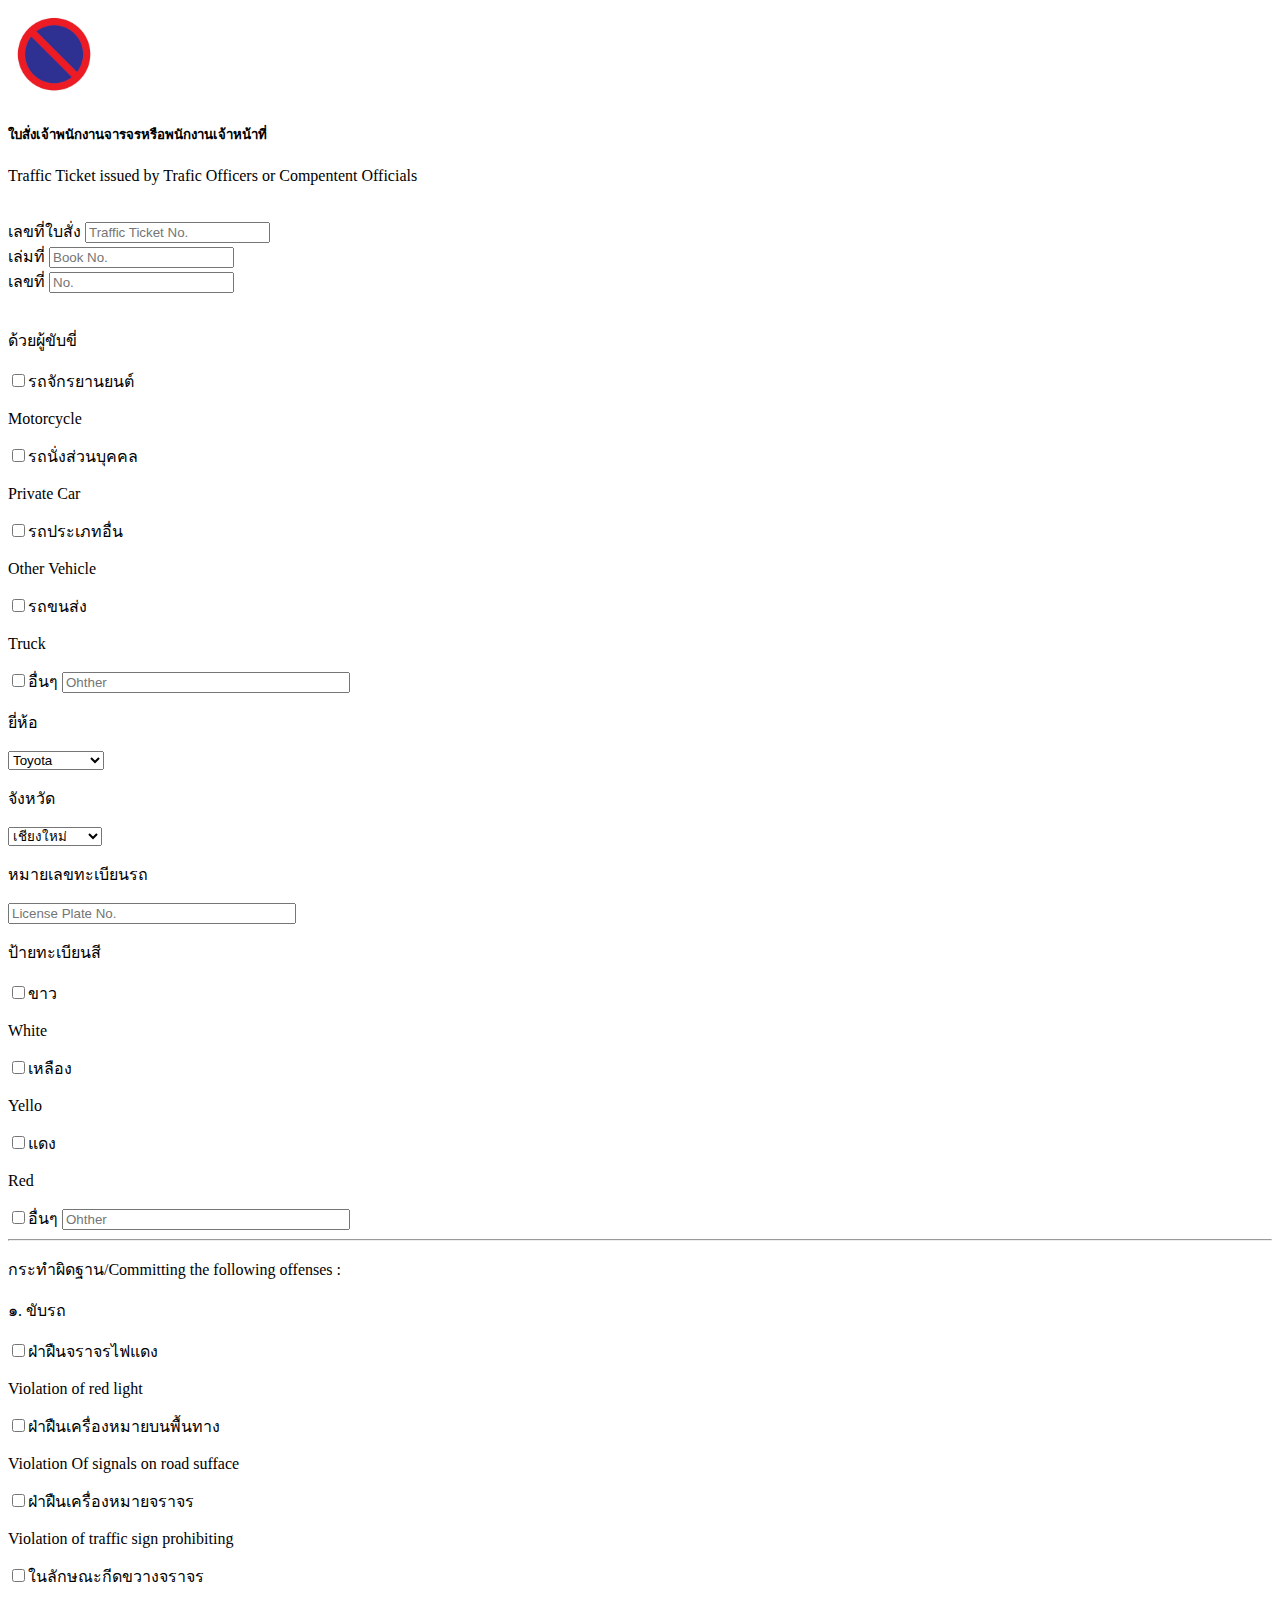
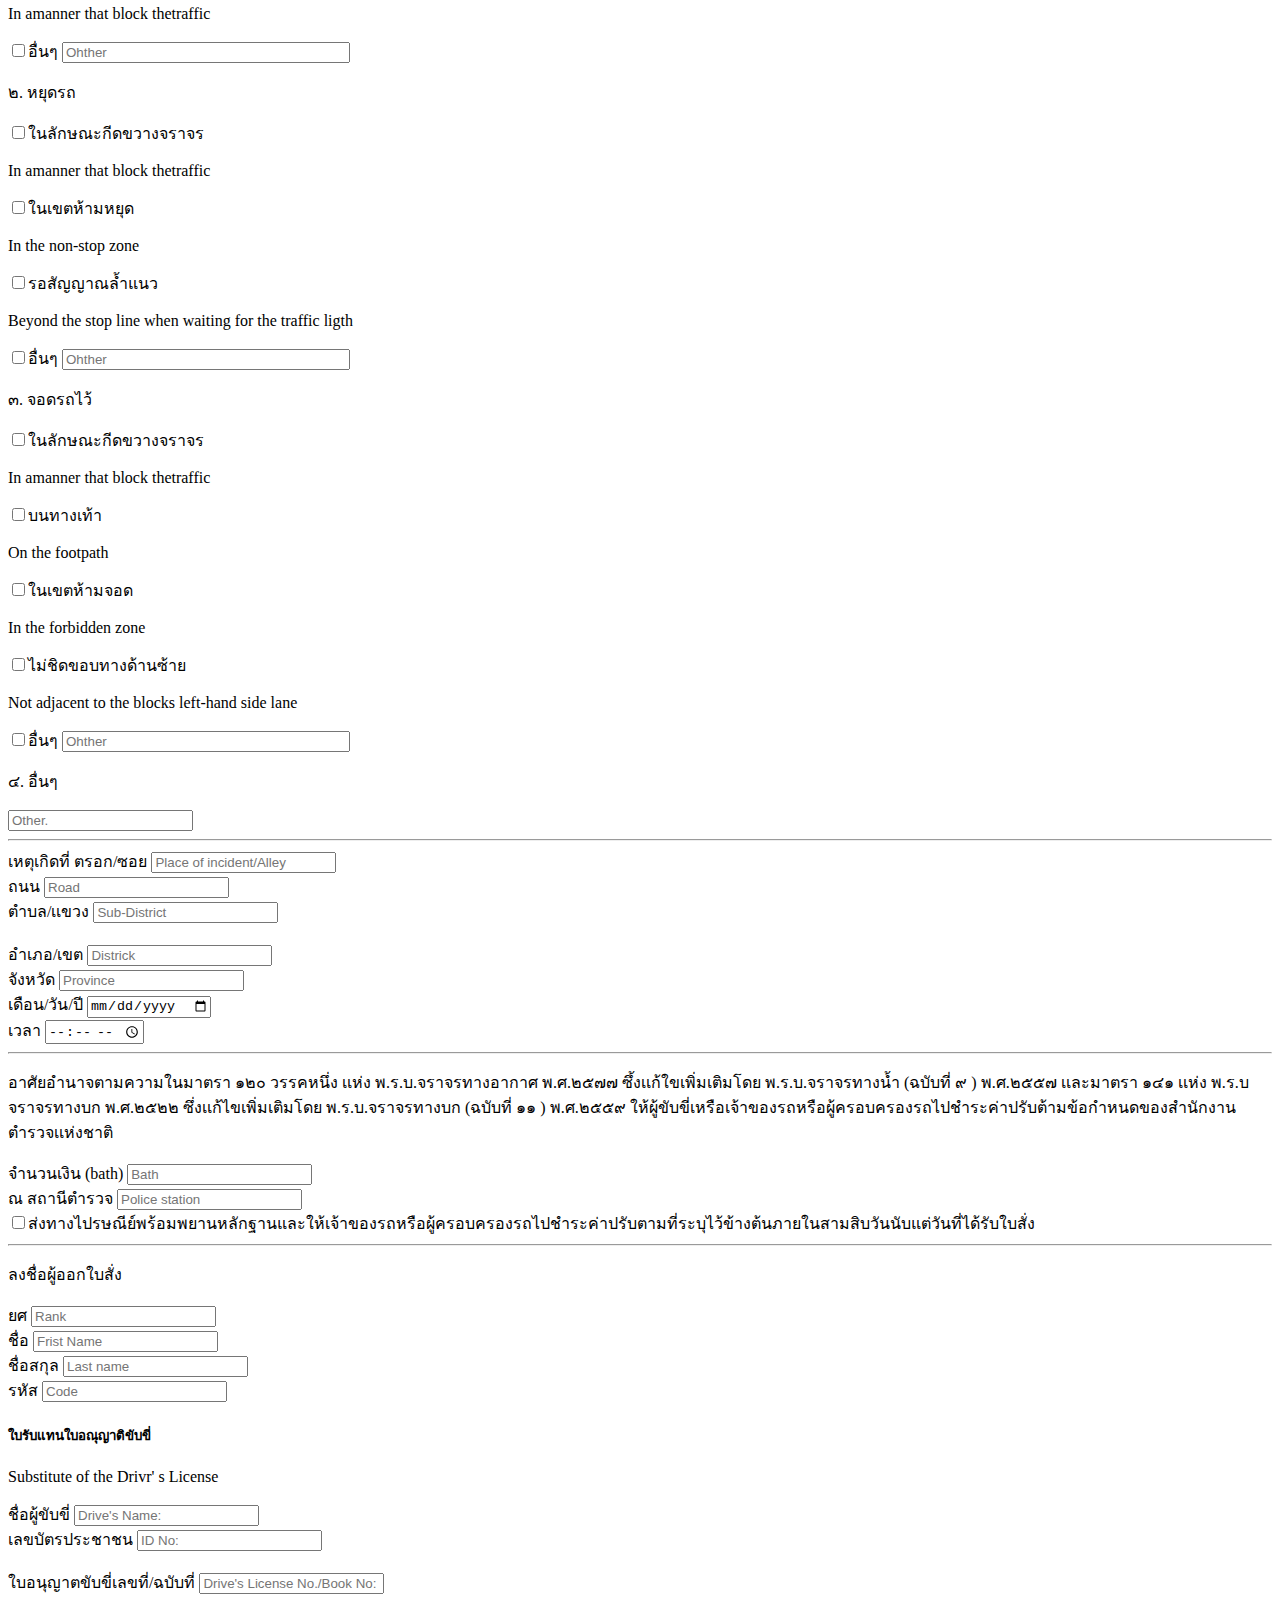
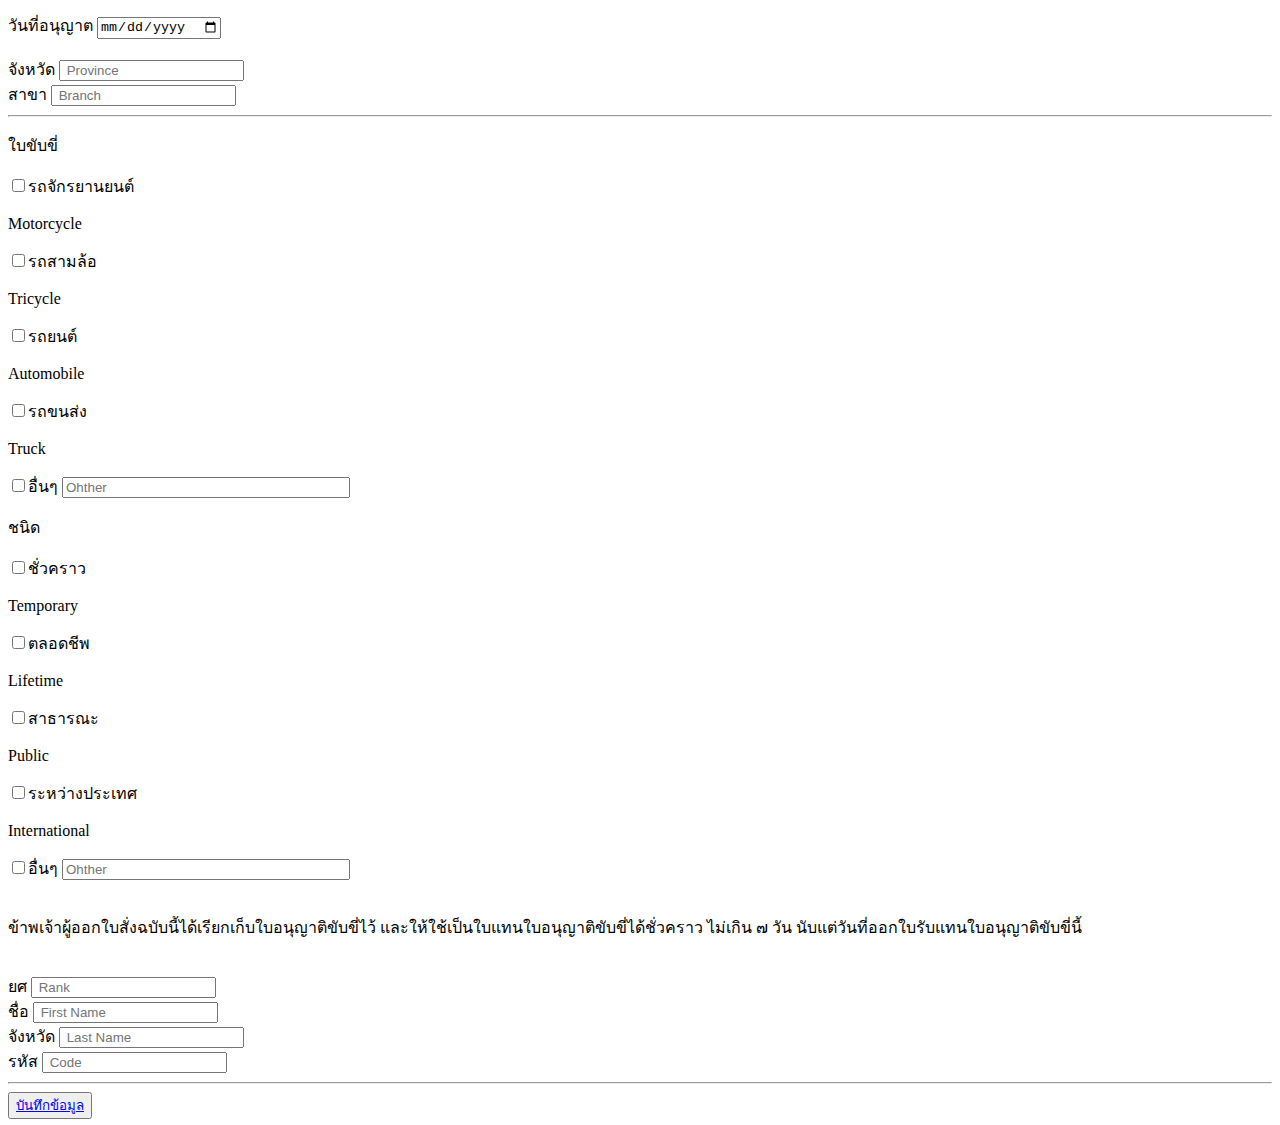
<file: public/index.html>
<!DOCTYPE html>
<html lang="en">

<head>
  <meta charset="UTF-8">
  <meta name="viewport" content="width=device-width, initial-scale=1.0">
  <title>Document</title>
  <link rel="stylesheet" href="https://stackpath.bootstrapcdn.com/bootstrap/4.5.0/css/bootstrap.min.css"
  integrity="sha384-9aIt2nRpC12Uk9gS9baDl411NQApFmC26EwAOH8WgZl5MYYxFfc+NcPb1dKGj7Sk" crossorigin="anonymous">
  <script src="https://code.jquery.com/jquery-3.5.1.slim.min.js"
    integrity="sha384-DfXdz2htPH0lsSSs5nCTpuj/zy4C+OGpamoFVy38MVBnE+IbbVYUew+OrCXaRkfj"
    crossorigin="anonymous"></script>
  <script src="https://cdn.jsdelivr.net/npm/popper.js@1.16.0/dist/umd/popper.min.js"
    integrity="sha384-Q6E9RHvbIyZFJoft+2mJbHaEWldlvI9IOYy5n3zV9zzTtmI3UksdQRVvoxMfooAo"
    crossorigin="anonymous"></script>
  <script src="https://stackpath.bootstrapcdn.com/bootstrap/4.5.0/js/bootstrap.min.js"
    integrity="sha384-OgVRvuATP1z7JjHLkuOU7Xw704+h835Lr+6QL9UvYjZE3Ipu6Tp75j7Bh/kR0JKI"
    crossorigin="anonymous"></script>
</head>
<style>
  .logo {
    text-align: center;
    width: 90px;
  }

  #carno {
    width: 280px;
  }

  #other {
    width: 380px;
  }
</style>

<body>

  <div class="container">

    <div class="text-center mt-5">
      <img src="img/0038056.jpeg" alt="" class="logo"> <br>
      <h5>ใบสั่งเจ้าพนักงานจารจรหรือพนักงานเจ้าหน้าที่</h5>
      <p>Traffic Ticket issued by Trafic Officers or Compentent Officials</p>
    </div>

    <br>

    <div class="row">
      <div class="col-2">
        <label for="ticket">เลขที่ใบสั่ง</label>
        <input type="text" class="form-control" id="ticket" placeholder="Traffic Ticket No.">
      </div>

    </div>

    <div class="row">
      <div class="col-2">
        <label for="book">เล่มที่</label>
        <input type="text" class="form-control" id="book" placeholder="Book No.">
      </div>

      <div class="col-sm-1 ">
        <label for="no">เลขที่</label>
        <input type="number" class="form-control" id="no" placeholder="No.">
      </div>

    </div>

    <br>

    <div class="row">
      <div class="col-2">
        <p>ด้วยผู้ขับขี่</p>

      </div>

      <div class="col-2">
        <input type="checkbox">รถจักรยานยนต์
        <p class="ml-3">Motorcycle</p>
      </div>

      <div class="col-2">
        <input type="checkbox">รถนั่งส่วนบุคคล
        <p class="ml-3">Private Car</p>
      </div>

      <div class="col-2">
        <input type="checkbox">รถประเภทอื่น
        <p class="ml-3">Other Vehicle</p>
      </div>

      <div class="col-2">
        <input type="checkbox">รถขนส่ง
        <p class="ml-3">Truck</p>
      </div>

      <div class="col-2">
        <input type="checkbox">อื่นๆ
        <input type="text" class="form-control" id="carno" placeholder="Ohther">
      </div>

    </div>

    <div class="row">
      <div class="col-6 text-left">
        <p>ยี่ห้อ</p>
        <select name="Marque" id="Marque" class="form-control" required="">
          <option value="Toyota">Toyota</option>
          <option value="Benz">Benz</option>
          <option value="Lumborghini">Lumborghini</option>
          <option value="Audi">Audi</option>
          <option value="BMW">BWM</option>
          <option value="Isusu">Isusu</option>
          <option value="MG">Mg</option>
          <option value="Ford">Ford</option>
        </select>
      </div>

      <div class="col-6 text-left">
        <p>จังหวัด</p>
        <select name="province" id="province" class="form-control" required="">
          <option value="เชียงใหม่">เชียงใหม่</option>
          <option value="เชียงราย">เชียงราย</option>
          <option value="แม่ฮ่องสอน">แม่ฮ่องสอน</option>
          <option value="ลำพูน">ลำพูน</option>
          <option value="ลำพูน">ลำปาง</option>
          <option value="อุตรดิตถ์">อุตรดิตถ์</option>
          <option value="พะเยา">พะเยา</option>
          <option value="กาฬสินธุ์">กาฬสินธุ์</option>
          <option value="ขอนแก่น">ขอนแก่น</option>
          <option value="ชัยภูมิ">ชัยภูมิ</option>
          <option value="นครพนม">นครพนม</option>
          <option value="นครราชสีมา">นครราชสีมา</option>
          <option value="บึงกาฬ">บึงกาฬ</option>
          <option value="บุรีรัมย์">บุรีรัมย์</option>
          
          
        </select>
      </div>

    </div>

    <div class="mt-3">
      <p>หมายเลขทะเบียนรถ</p>
      <input type="text" class="form-control" id="carno" placeholder="License Plate No.">
    </div>
    <!--
        <div class="row">
            <div class="col-6 text-left">
                <p>ยี่ห้อ</p>
                <p>Marque : ...................................................................................................................................................................
                </p>
            </div>

            <div class="col-6 text-left">
                <input type="checkbox">กรุงเทพหมานคร
                <p class="ml-3">Bankok</p>
                <input type="checkbox">จังหวัด
                <p class="ml-3">Province.......................................................</p>
            </div> -->


    <div class="row mt-3">
      <div class="col-2">
        <p>ป้ายทะเบียนสี</p>

      </div>

      <div class="col-2">
        <input type="checkbox">ขาว
        <p class="ml-3">White</p>
      </div>

      <div class="col-2">
        <input type="checkbox">เหลือง
        <p class="ml-3">Yello</p>
      </div>

      <div class="col-2">
        <input type="checkbox">แดง
        <p class="ml-3">Red</p>
      </div>

      <div class="col-2">
        <input type="checkbox">อื่นๆ
        <input type="text" class="form-control" id="carno" placeholder="Ohther">
      </div>
    </div>

    <hr>

    <p>กระทำผิดฐาน/Committing the following offenses :</p>

    <div class="row">
      <div class="col-2">
        <p>๑. ขับรถ</p>

      </div>

      <div class="col-2">
        <input type="checkbox">ฝ่าฝืนจราจรไฟแดง
        <p class="ml-3">Violation of red light</p>
      </div>

      <div class="col-2">
        <input type="checkbox">ฝ่าฝืนเครื่องหมายบนพื้นทาง
        <p class="ml-3">Violation Of signals on road sufface</p>
      </div>

      <div class="col-2">
        <input type="checkbox">ฝ่าฝืนเครื่องหมายจราจร
        <p class="ml-3">Violation of traffic sign prohibiting</p>
      </div>

      <div class="col-2">
        <input type="checkbox">ในลักษณะกีดขวางจราจร
        <p class="ml-3">In amanner that block thetraffic
      </div>

      <div class="col-2">
        <input type="checkbox">อื่นๆ
        <input type="text" class="form-control" id="carno" placeholder="Ohther">
      </div>

    </div>

    <div class="row">
      <div class="col-2">
        <p>๒. หยุดรถ</p>

      </div>

      <div class="col-2">
        <input type="checkbox">ในลักษณะกีดขวางจราจร
        <p class="ml-3">In amanner that block thetraffic
      </div>

      <div class="col-2">
        <input type="checkbox">ในเขตห้ามหยุด
        <p class="ml-3">In the non-stop zone</p>
      </div>

      <div class="col-2">
        <input type="checkbox">รอสัญญาณล้ำแนว
        <p class="ml-3">Beyond the stop line when waiting for the traffic ligth</p>
      </div>

      <div class="col-2">
        <input type="checkbox">อื่นๆ
        <input type="text" class="form-control" id="carno" placeholder="Ohther">
      </div>

    </div>

    <div class="row">
      <div class="col-2">
        <p>๓. จอดรถไว้</p>

      </div>

      <div class="col-2">
        <input type="checkbox">ในลักษณะกีดขวางจราจร
        <p class="ml-3">In amanner that block thetraffic
      </div>

      <div class="col-2">
        <input type="checkbox">บนทางเท้า
        <p class="ml-3">On the footpath</p>
      </div>

      <div class="col-2">
        <input type="checkbox">ในเขตห้ามจอด
        <p class="ml-3">In the forbidden zone</p>
      </div>

      <div class="col-2">
        <input type="checkbox">ไม่ชิดขอบทางด้านซ้าย
        <p class="ml-3">Not adjacent to the blocks left-hand side lane</p>
      </div>

      <div class="col-2">
        <input type="checkbox">อื่นๆ
        <input type="text" class="form-control" id="carno" placeholder="Ohther">
      </div>

    </div>

    <div class="mt-3">
      <p>๔. อื่นๆ</p>
      <input type="text" class="form-control" id="Other" placeholder="Other.">
    </div>

    <hr>

    <div class="row">
      <div class="col-md-4 md3">
        <label for="kk">เหตุเกิดที่</label>
        <label for="Alley">ตรอก/ซอย</label>
        <input type="text" class="form-control" placeholder="Place of incident/Alley">
      </div>
      <div class="col-md-4 md3">
        <label for="Road">ถนน</label>
        <input type="text" class="form-control" placeholder="Road">
      </div>
      <div class="col-md-4 md3">
        <label for="District">ตำบล/เเขวง</label>
        <input type="text" class="form-control" placeholder="Sub-District">
      </div>
    </div>

    <br>

    <div class="row">
      <div class="col-md-3 md3">
        <label for="Districk">อำเภอ/เขต</label>
        <input type="text" class="form-control" placeholder="Districk">
      </div>

      <div class="col-md-3 md3">
        <label for="Province">จังหวัด</label>
        <input type="text" class="form-control" placeholder="Province">
      </div>

      <div class="col-md-3 md3">
        <div class="col2-md-8 mb-3">
          <label for="Date">เดือน/วัน/ปี</label>
          <input type="date" id="Date" class="form-control" required="date">
        </div>
      </div>

      <div class="col-md-3 mb3">
        <div class="col2-md-8 mb-3">
          <label for="At">เวลา</label>
          <input type="Time" id="At" class="form-control" required="Time">
        </div>
      </div>

    </div>
    <hr>
    <p>
      อาศัยอำนาจตามความในมาตรา ๑๒๐ วรรคหนึ่ง เเห่ง พ.ร.บ.จราจรทางอากาศ พ.ศ.๒๕๗๗ ซึ้งเเก้ใขเพิ่มเติมโดย พ.ร.บ.จราจรทางน้ำ
      (ฉบับที่ ๙ ) พ.ศ.๒๕๕๗ เเละมาตรา ๑๔๑ เเห่ง พ.ร.บจราจรทางบก พ.ศ.๒๕๒๒ ซึ่งเเก้ไขเพิ่มเติมโดย พ.ร.บ.จราจรทางบก
      (ฉบับที่ ๑๑ ) พ.ศ.๒๕๕๙
      ให้ผู้ขับขี่เหรือเจ้าของรถหรือผู้ครอบครองรถไปชำระค่าปรับต้ามข้อกำหนดของสำนักงานตำรวจเเห่งชาติ
    </p>

    <div class="row">
      <div class="col-md-3 mb-3">
        <label for="bath">จำนวนเงิน (bath)</label>
        <input type="number" class="form-control" placeholder="Bath" required="">
      </div>
      <div class="col-md-9 mb-3">
        <label for="police"> ณ สถานีตำรวจ</label>
        <input type="text" class="form-control" placeholder="Police station" required="">
      </div>
    </div>

    <div class="row nb-2">
      <div class="col-md-12"><input type="checkbox" name="post"
          id="post">ส่งทางไปรษณีย์พร้อมพยานหลักฐานและให้เจ้าของรถหรือผู้ครอบครองรถไปชำระค่าปรับตามที่ระบุไว้ข้างต้นภายในสามสิบวันนับแต่วันที่ได้รับใบสั่ง
      </div>
    </div>

    <hr>

    <p>ลงชื่อผู้ออกใบสั่ง </p>
    <!-- <label for="codename">ลงชื่อผู้ออกใบสั่ง</label> -->
    <div class="row">
      <div class="col-md-3 md-3">
        <label for="Rank">ยศ</label>
        <input type="text" class="form-control" id="Rank" placeholder="Rank" required="">
      </div>

      <div class="col-md-3 md-3">
        <label for="First">ชื่อ</label>
        <input type="text" class="form-control" id="First" placeholder="Frist Name" required="">
      </div>

      <div class="col-md-3 md-3">
        <label for="Last">ชื่อสกุล</label>
        <input type="text" class="form-control" id="Last" placeholder="Last name" required="">
      </div>

      <div class="col-md-3 md-3">
        <label for="code">รหัส</label>
        <input type="number" class="form-control" id="code" placeholder="Code" required="">
      </div>

    </div>

    <div class="text-center mt-5">
      <h5>ใบรับแทนใบอณุญาติขับขี่</h5>
      <p>Substitute of the Drivr' s License </p>
    </div>

    <div class="row">
      <div class="col-md-6 md-3">
        <label for="Name">ชื่อผู้ขับขี่</label>
        <input type="text" class="form-control" id="Name" placeholder="Drive's Name: " required="">
      </div>

      <div class="col-md-6 md-3">
        <label for="ID ">เลขบัตรประชาชน</label>
        <input type="number" class="form-control" id="ID " placeholder="ID No:" required="">
      </div>

    </div>
    <br>
    <div class="row">
      <div class="col-md-6 md-3">
        <label for="Driver">ใบอนุญาตขับขี่เลขที่/ฉบับที่</label>
        <input type="text" class="form-control" id="Driver" placeholder="Drive's License No./Book No: " required="">
      </div>
      <br>
      <div class="col-md-3 mb3">

        <label for="Permission day">วันที่อนุญาต</label>
        <input type="date" id="Permission day" class="form-control" required="Time">

      </div>

    </div>
    <br>
    <div class="row">
      <div class="col-md-4 md-3">
        <label for="province">จังหวัด</label>
        <input type="text" class="form-control" id="province" placeholder=" Province" required="">
      </div>

      <div class="col-md-4 md-3">
        <label for="rach">สาขา</label>
        <input type="text" class="form-control" id="branch" placeholder=" Branch" required="">
      </div>

    </div>

    <hr>

    <div class="row">
      <div class="col-2">
        <p>ใบขับขี่</p>

      </div>

      <div class="col-2">
        <input type="checkbox">รถจักรยานยนต์
        <p class="ml-3">Motorcycle</p>
      </div>

      <div class="col-2">
        <input type="checkbox">รถสามล้อ
        <p class="ml-3">Tricycle</p>
      </div>

      <div class="col-2">
        <input type="checkbox">รถยนต์
        <p class="ml-3">Automobile</p>
      </div>

      <div class="col-2">
        <input type="checkbox">รถขนส่ง
        <p class="ml-3">Truck</p>
      </div>

      <div class="col-2">
        <input type="checkbox">อื่นๆ
        <input type="text" class="form-control" id="carno" placeholder="Ohther">
      </div>
    </div>

    <div class="row">
      <div class="col-2">
        <p>ชนิด</p>
      </div>

      <div class="col-2">
        <input type="checkbox">ชั่วคราว
        <p class="ml-3">Temporary</p>
      </div>

      <div class="col-2">
        <input type="checkbox">ตลอดชีพ
        <p class="ml-3">Lifetime</p>
      </div>

      <div class="col-2">
        <input type="checkbox">สาธารณะ
        <p class="ml-3">Public</p>
      </div>

      <div class="col-2">
        <input type="checkbox">ระหว่างประเทศ
        <p class="ml-3">International</p>
      </div>

      <div class="col-1">
        <input type="checkbox">อื่นๆ
        <input type="text" class="form-control" id="carno" placeholder="Ohther">
      </div>

    </div>

    <br>
    <p>ข้าพเจ้าผู้ออกใบสั่งฉบับนี้ได้เรียกเก็บใบอนุญาติขับขี่ไว้ และให้ใช้เป็นใบแทนใบอนุญาติขับขี่ได้ชั่วคราว ไม่เกิน ๗
      วัน นับแต่วันที่ออกใบรับแทนใบอนุญาติขับขี่นี้
    </p>

    <br>
    <div class="row">
      <div class="col-md-3 md-3">
        <label for="rank">ยศ</label>
        <input type="text" class="form-control" id="rank" placeholder=" Rank" required="">
      </div>

      <div class="col-md-3 md-3">
        <label for="Fname">ชื่อ</label>
        <input type="text" class="form-control" id="Fname" placeholder=" First Name" required="">
      </div>

      <div class="col-md-3 md-3">
        <label for="Lname">จังหวัด</label>
        <input type="text" class="form-control" id="Lname" placeholder=" Last Name" required="">
      </div>

      <div class="col-md-3 md-3">
        <label for="code">รหัส</label>
        <input type="number" class="form-control" id="code" placeholder=" Code" required="">
      </div>

    </div>

    <div>
      <hr class="mb-9">
      <button class="btn btn-primary btn-lg btn-block" type="submit "><a href="./index2.html">บันทึกข้อมูล</button></a>
    </div>




  </div>

</body>

</html>

</html>

</html>

</html>
</file>
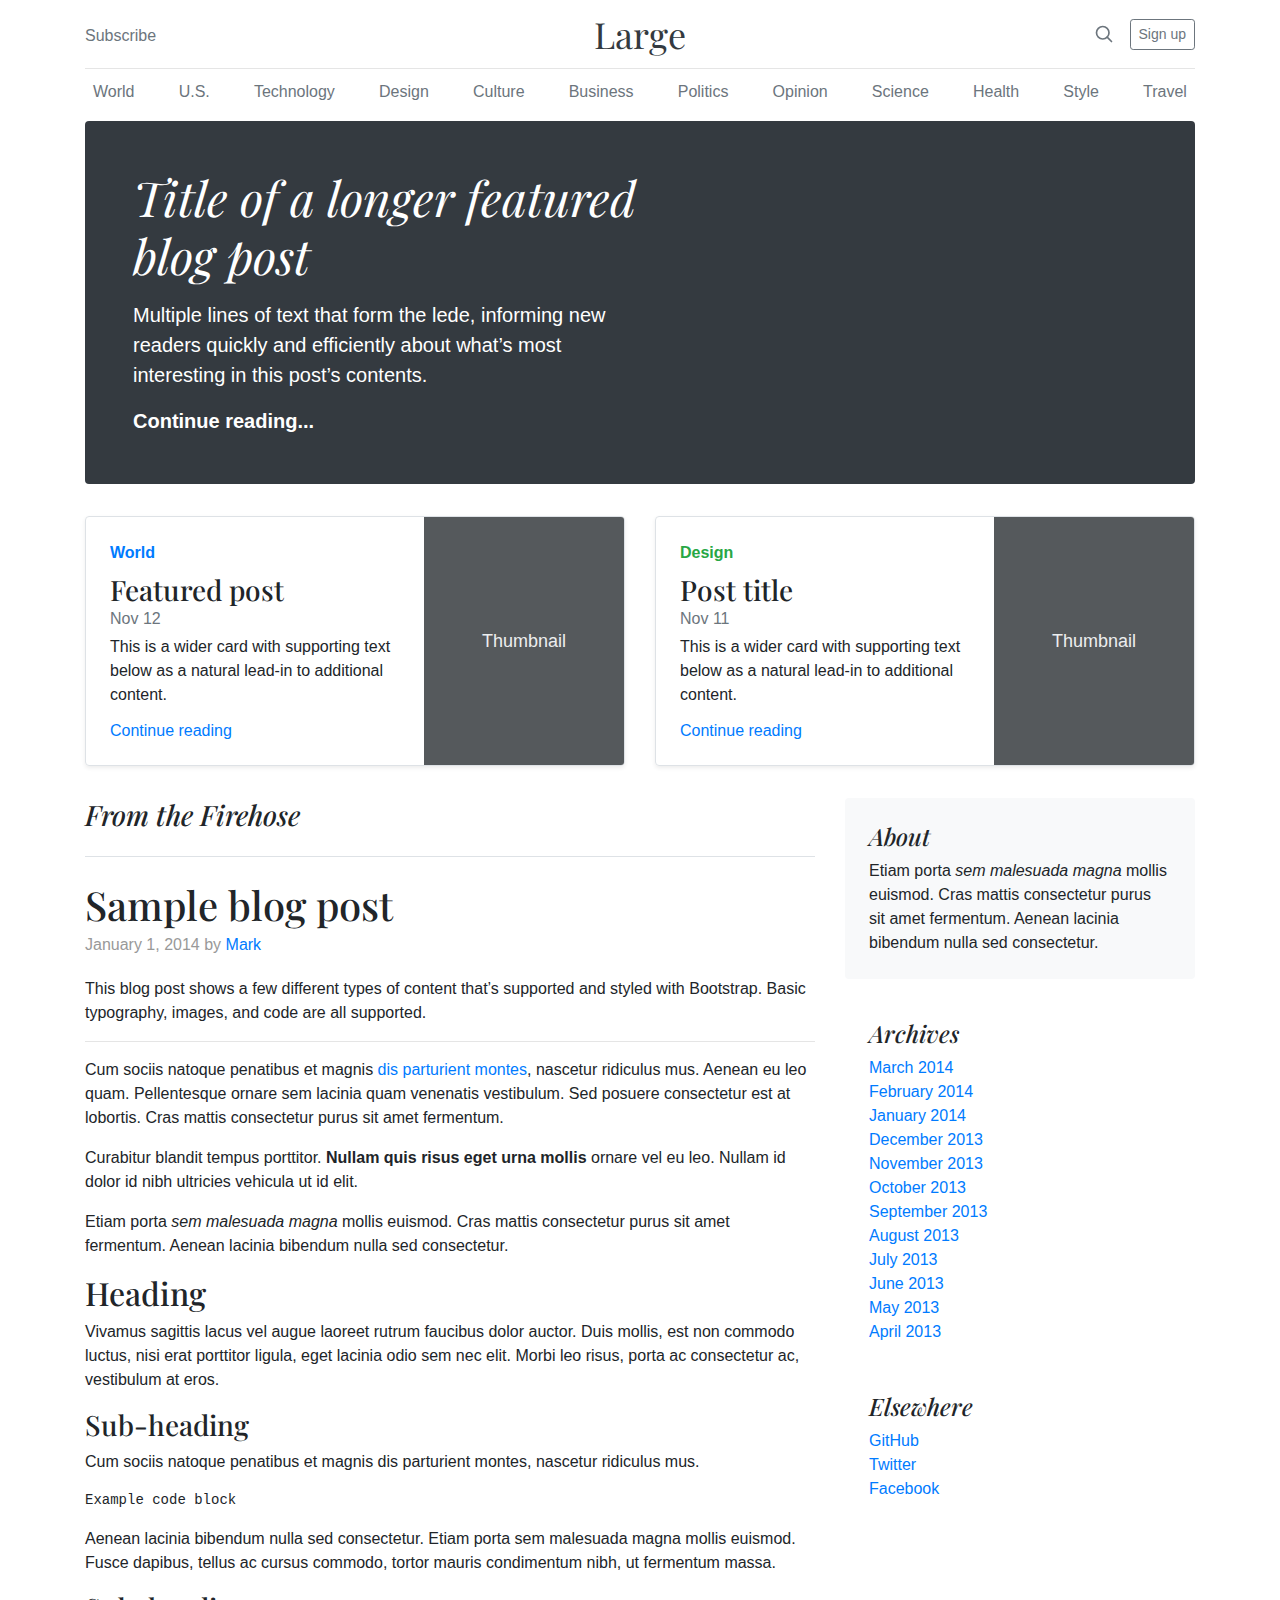
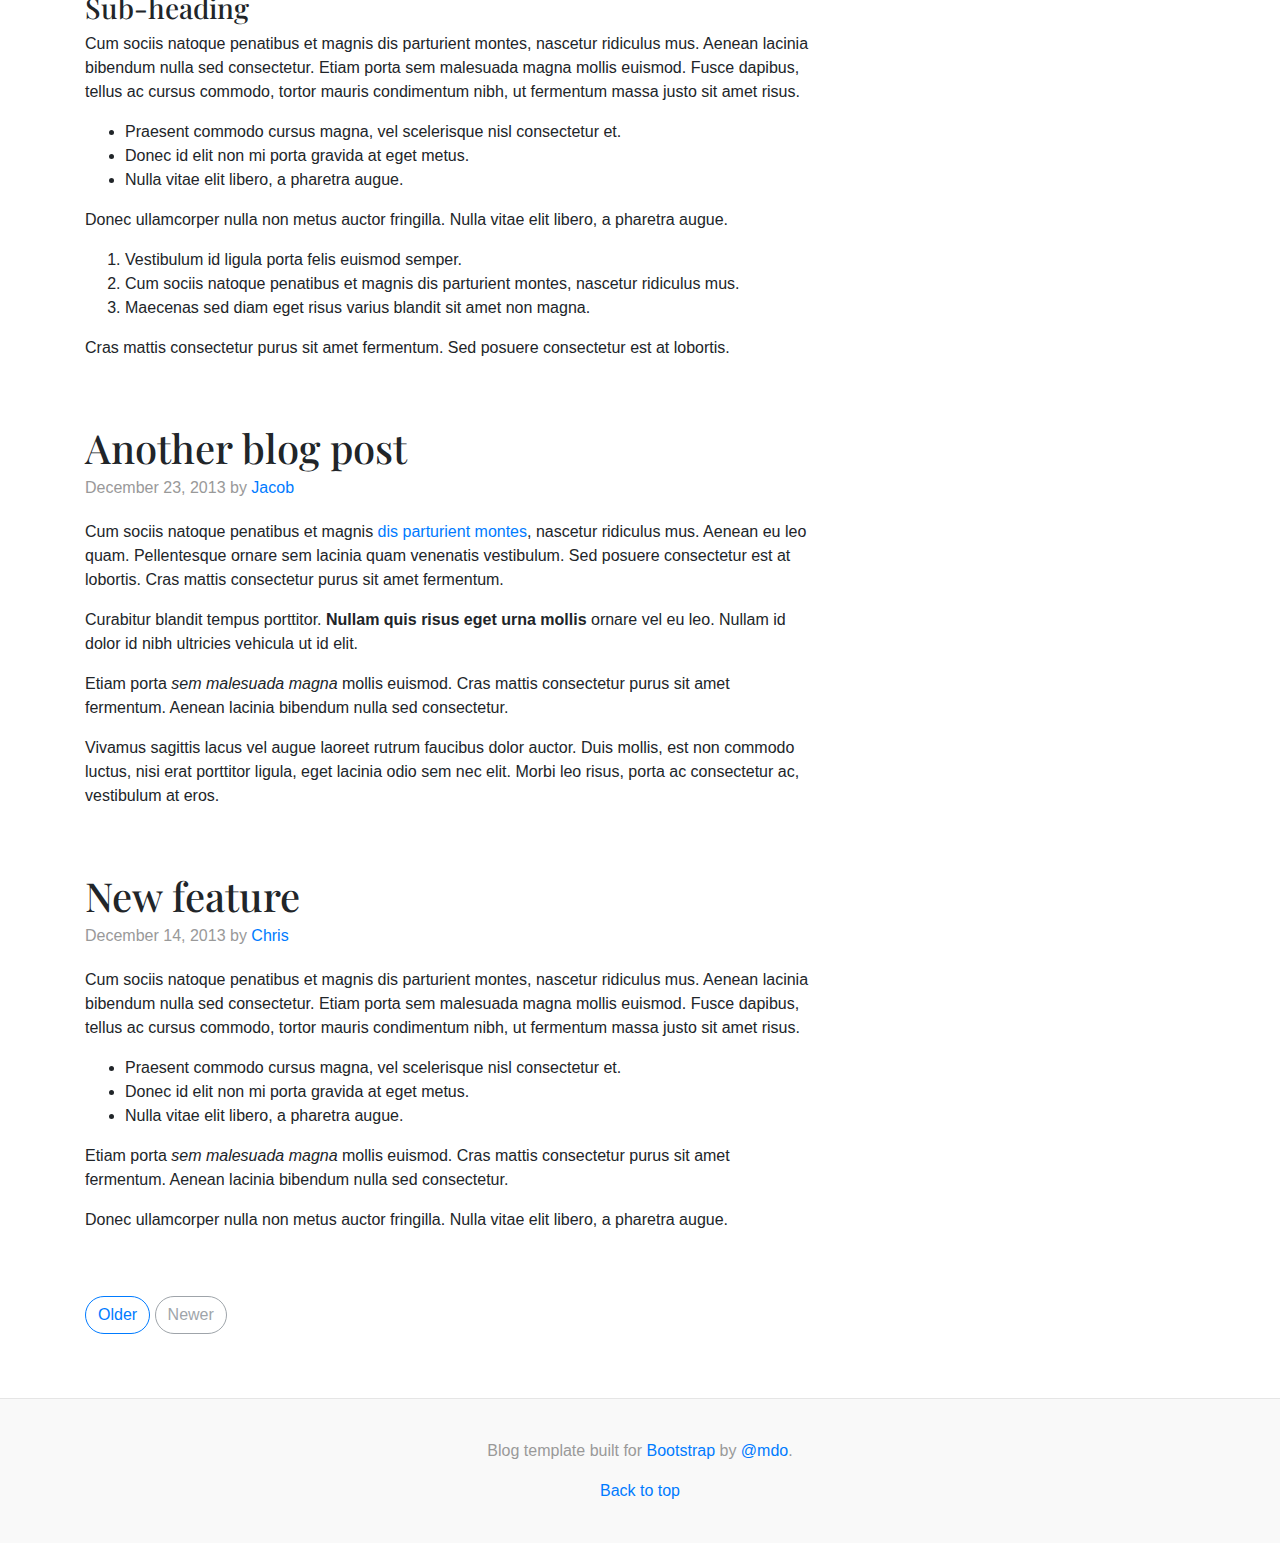
<file: bootstrap-4.5.0-examples/blog/index.html>
<!doctype html>
<html lang="en">
  <head>
    <meta charset="utf-8">
    <meta name="viewport" content="width=device-width, initial-scale=1, shrink-to-fit=no">
    <meta name="description" content="">
    <meta name="author" content="Mark Otto, Jacob Thornton, and Bootstrap contributors">
    <meta name="generator" content="Jekyll v4.0.1">
    <title>Blog Template · Bootstrap</title>

    <link rel="canonical" href="https://getbootstrap.com/docs/4.5/examples/blog/">

    <!-- Bootstrap core CSS -->
<link href="../assets/dist/css/bootstrap.css" rel="stylesheet">

    <style>
      .bd-placeholder-img {
        font-size: 1.125rem;
        text-anchor: middle;
        -webkit-user-select: none;
        -moz-user-select: none;
        -ms-user-select: none;
        user-select: none;
      }

      @media (min-width: 768px) {
        .bd-placeholder-img-lg {
          font-size: 3.5rem;
        }
      }
    </style>
    <!-- Custom styles for this template -->
    <link href="https://fonts.googleapis.com/css?family=Playfair+Display:700,900" rel="stylesheet">
    <!-- Custom styles for this template -->
    <link href="blog.css" rel="stylesheet">
  </head>
  <body>
    <div class="container">
  <header class="blog-header py-3">
    <div class="row flex-nowrap justify-content-between align-items-center">
      <div class="col-4 pt-1">
        <a class="text-muted" href="#">Subscribe</a>
      </div>
      <div class="col-4 text-center">
        <a class="blog-header-logo text-dark" href="#">Large</a>
      </div>
      <div class="col-4 d-flex justify-content-end align-items-center">
        <a class="text-muted" href="#" aria-label="Search">
          <svg xmlns="http://www.w3.org/2000/svg" width="20" height="20" fill="none" stroke="currentColor" stroke-linecap="round" stroke-linejoin="round" stroke-width="2" class="mx-3" role="img" viewBox="0 0 24 24" focusable="false"><title>Search</title><circle cx="10.5" cy="10.5" r="7.5"/><path d="M21 21l-5.2-5.2"/></svg>
        </a>
        <a class="btn btn-sm btn-outline-secondary" href="#">Sign up</a>
      </div>
    </div>
  </header>

  <div class="nav-scroller py-1 mb-2">
    <nav class="nav d-flex justify-content-between">
      <a class="p-2 text-muted" href="#">World</a>
      <a class="p-2 text-muted" href="#">U.S.</a>
      <a class="p-2 text-muted" href="#">Technology</a>
      <a class="p-2 text-muted" href="#">Design</a>
      <a class="p-2 text-muted" href="#">Culture</a>
      <a class="p-2 text-muted" href="#">Business</a>
      <a class="p-2 text-muted" href="#">Politics</a>
      <a class="p-2 text-muted" href="#">Opinion</a>
      <a class="p-2 text-muted" href="#">Science</a>
      <a class="p-2 text-muted" href="#">Health</a>
      <a class="p-2 text-muted" href="#">Style</a>
      <a class="p-2 text-muted" href="#">Travel</a>
    </nav>
  </div>

  <div class="jumbotron p-4 p-md-5 text-white rounded bg-dark">
    <div class="col-md-6 px-0">
      <h1 class="display-4 font-italic">Title of a longer featured blog post</h1>
      <p class="lead my-3">Multiple lines of text that form the lede, informing new readers quickly and efficiently about what’s most interesting in this post’s contents.</p>
      <p class="lead mb-0"><a href="#" class="text-white font-weight-bold">Continue reading...</a></p>
    </div>
  </div>

  <div class="row mb-2">
    <div class="col-md-6">
      <div class="row no-gutters border rounded overflow-hidden flex-md-row mb-4 shadow-sm h-md-250 position-relative">
        <div class="col p-4 d-flex flex-column position-static">
          <strong class="d-inline-block mb-2 text-primary">World</strong>
          <h3 class="mb-0">Featured post</h3>
          <div class="mb-1 text-muted">Nov 12</div>
          <p class="card-text mb-auto">This is a wider card with supporting text below as a natural lead-in to additional content.</p>
          <a href="#" class="stretched-link">Continue reading</a>
        </div>
        <div class="col-auto d-none d-lg-block">
          <svg class="bd-placeholder-img" width="200" height="250" xmlns="http://www.w3.org/2000/svg" preserveAspectRatio="xMidYMid slice" focusable="false" role="img" aria-label="Placeholder: Thumbnail"><title>Placeholder</title><rect width="100%" height="100%" fill="#55595c"/><text x="50%" y="50%" fill="#eceeef" dy=".3em">Thumbnail</text></svg>
        </div>
      </div>
    </div>
    <div class="col-md-6">
      <div class="row no-gutters border rounded overflow-hidden flex-md-row mb-4 shadow-sm h-md-250 position-relative">
        <div class="col p-4 d-flex flex-column position-static">
          <strong class="d-inline-block mb-2 text-success">Design</strong>
          <h3 class="mb-0">Post title</h3>
          <div class="mb-1 text-muted">Nov 11</div>
          <p class="mb-auto">This is a wider card with supporting text below as a natural lead-in to additional content.</p>
          <a href="#" class="stretched-link">Continue reading</a>
        </div>
        <div class="col-auto d-none d-lg-block">
          <svg class="bd-placeholder-img" width="200" height="250" xmlns="http://www.w3.org/2000/svg" preserveAspectRatio="xMidYMid slice" focusable="false" role="img" aria-label="Placeholder: Thumbnail"><title>Placeholder</title><rect width="100%" height="100%" fill="#55595c"/><text x="50%" y="50%" fill="#eceeef" dy=".3em">Thumbnail</text></svg>
        </div>
      </div>
    </div>
  </div>
</div>

<main role="main" class="container">
  <div class="row">
    <div class="col-md-8 blog-main">
      <h3 class="pb-4 mb-4 font-italic border-bottom">
        From the Firehose
      </h3>

      <div class="blog-post">
        <h2 class="blog-post-title">Sample blog post</h2>
        <p class="blog-post-meta">January 1, 2014 by <a href="#">Mark</a></p>

        <p>This blog post shows a few different types of content that’s supported and styled with Bootstrap. Basic typography, images, and code are all supported.</p>
        <hr>
        <p>Cum sociis natoque penatibus et magnis <a href="#">dis parturient montes</a>, nascetur ridiculus mus. Aenean eu leo quam. Pellentesque ornare sem lacinia quam venenatis vestibulum. Sed posuere consectetur est at lobortis. Cras mattis consectetur purus sit amet fermentum.</p>
        <blockquote>
          <p>Curabitur blandit tempus porttitor. <strong>Nullam quis risus eget urna mollis</strong> ornare vel eu leo. Nullam id dolor id nibh ultricies vehicula ut id elit.</p>
        </blockquote>
        <p>Etiam porta <em>sem malesuada magna</em> mollis euismod. Cras mattis consectetur purus sit amet fermentum. Aenean lacinia bibendum nulla sed consectetur.</p>
        <h2>Heading</h2>
        <p>Vivamus sagittis lacus vel augue laoreet rutrum faucibus dolor auctor. Duis mollis, est non commodo luctus, nisi erat porttitor ligula, eget lacinia odio sem nec elit. Morbi leo risus, porta ac consectetur ac, vestibulum at eros.</p>
        <h3>Sub-heading</h3>
        <p>Cum sociis natoque penatibus et magnis dis parturient montes, nascetur ridiculus mus.</p>
        <pre><code>Example code block</code></pre>
        <p>Aenean lacinia bibendum nulla sed consectetur. Etiam porta sem malesuada magna mollis euismod. Fusce dapibus, tellus ac cursus commodo, tortor mauris condimentum nibh, ut fermentum massa.</p>
        <h3>Sub-heading</h3>
        <p>Cum sociis natoque penatibus et magnis dis parturient montes, nascetur ridiculus mus. Aenean lacinia bibendum nulla sed consectetur. Etiam porta sem malesuada magna mollis euismod. Fusce dapibus, tellus ac cursus commodo, tortor mauris condimentum nibh, ut fermentum massa justo sit amet risus.</p>
        <ul>
          <li>Praesent commodo cursus magna, vel scelerisque nisl consectetur et.</li>
          <li>Donec id elit non mi porta gravida at eget metus.</li>
          <li>Nulla vitae elit libero, a pharetra augue.</li>
        </ul>
        <p>Donec ullamcorper nulla non metus auctor fringilla. Nulla vitae elit libero, a pharetra augue.</p>
        <ol>
          <li>Vestibulum id ligula porta felis euismod semper.</li>
          <li>Cum sociis natoque penatibus et magnis dis parturient montes, nascetur ridiculus mus.</li>
          <li>Maecenas sed diam eget risus varius blandit sit amet non magna.</li>
        </ol>
        <p>Cras mattis consectetur purus sit amet fermentum. Sed posuere consectetur est at lobortis.</p>
      </div><!-- /.blog-post -->

      <div class="blog-post">
        <h2 class="blog-post-title">Another blog post</h2>
        <p class="blog-post-meta">December 23, 2013 by <a href="#">Jacob</a></p>

        <p>Cum sociis natoque penatibus et magnis <a href="#">dis parturient montes</a>, nascetur ridiculus mus. Aenean eu leo quam. Pellentesque ornare sem lacinia quam venenatis vestibulum. Sed posuere consectetur est at lobortis. Cras mattis consectetur purus sit amet fermentum.</p>
        <blockquote>
          <p>Curabitur blandit tempus porttitor. <strong>Nullam quis risus eget urna mollis</strong> ornare vel eu leo. Nullam id dolor id nibh ultricies vehicula ut id elit.</p>
        </blockquote>
        <p>Etiam porta <em>sem malesuada magna</em> mollis euismod. Cras mattis consectetur purus sit amet fermentum. Aenean lacinia bibendum nulla sed consectetur.</p>
        <p>Vivamus sagittis lacus vel augue laoreet rutrum faucibus dolor auctor. Duis mollis, est non commodo luctus, nisi erat porttitor ligula, eget lacinia odio sem nec elit. Morbi leo risus, porta ac consectetur ac, vestibulum at eros.</p>
      </div><!-- /.blog-post -->

      <div class="blog-post">
        <h2 class="blog-post-title">New feature</h2>
        <p class="blog-post-meta">December 14, 2013 by <a href="#">Chris</a></p>

        <p>Cum sociis natoque penatibus et magnis dis parturient montes, nascetur ridiculus mus. Aenean lacinia bibendum nulla sed consectetur. Etiam porta sem malesuada magna mollis euismod. Fusce dapibus, tellus ac cursus commodo, tortor mauris condimentum nibh, ut fermentum massa justo sit amet risus.</p>
        <ul>
          <li>Praesent commodo cursus magna, vel scelerisque nisl consectetur et.</li>
          <li>Donec id elit non mi porta gravida at eget metus.</li>
          <li>Nulla vitae elit libero, a pharetra augue.</li>
        </ul>
        <p>Etiam porta <em>sem malesuada magna</em> mollis euismod. Cras mattis consectetur purus sit amet fermentum. Aenean lacinia bibendum nulla sed consectetur.</p>
        <p>Donec ullamcorper nulla non metus auctor fringilla. Nulla vitae elit libero, a pharetra augue.</p>
      </div><!-- /.blog-post -->

      <nav class="blog-pagination">
        <a class="btn btn-outline-primary" href="#">Older</a>
        <a class="btn btn-outline-secondary disabled" href="#" tabindex="-1" aria-disabled="true">Newer</a>
      </nav>

    </div><!-- /.blog-main -->

    <aside class="col-md-4 blog-sidebar">
      <div class="p-4 mb-3 bg-light rounded">
        <h4 class="font-italic">About</h4>
        <p class="mb-0">Etiam porta <em>sem malesuada magna</em> mollis euismod. Cras mattis consectetur purus sit amet fermentum. Aenean lacinia bibendum nulla sed consectetur.</p>
      </div>

      <div class="p-4">
        <h4 class="font-italic">Archives</h4>
        <ol class="list-unstyled mb-0">
          <li><a href="#">March 2014</a></li>
          <li><a href="#">February 2014</a></li>
          <li><a href="#">January 2014</a></li>
          <li><a href="#">December 2013</a></li>
          <li><a href="#">November 2013</a></li>
          <li><a href="#">October 2013</a></li>
          <li><a href="#">September 2013</a></li>
          <li><a href="#">August 2013</a></li>
          <li><a href="#">July 2013</a></li>
          <li><a href="#">June 2013</a></li>
          <li><a href="#">May 2013</a></li>
          <li><a href="#">April 2013</a></li>
        </ol>
      </div>

      <div class="p-4">
        <h4 class="font-italic">Elsewhere</h4>
        <ol class="list-unstyled">
          <li><a href="#">GitHub</a></li>
          <li><a href="#">Twitter</a></li>
          <li><a href="#">Facebook</a></li>
        </ol>
      </div>
    </aside><!-- /.blog-sidebar -->

  </div><!-- /.row -->

</main><!-- /.container -->

<footer class="blog-footer">
  <p>Blog template built for <a href="https://getbootstrap.com/">Bootstrap</a> by <a href="https://twitter.com/mdo">@mdo</a>.</p>
  <p>
    <a href="#">Back to top</a>
  </p>
</footer>
</body>
</html>
</file>
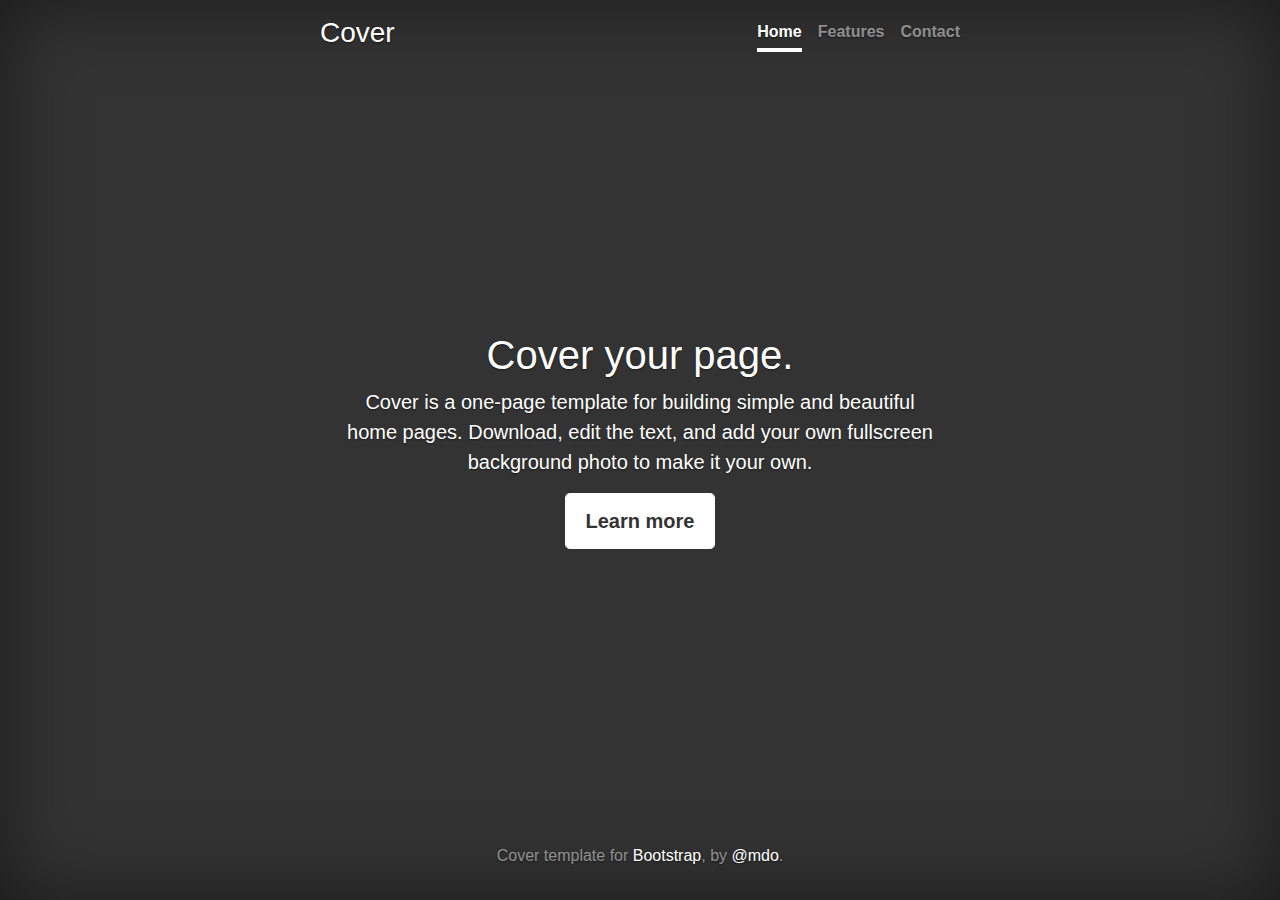
<file: bootstrap-4.5.0-examples/cover/index.html>
<!doctype html>
<html lang="en">
  <head>
    <meta charset="utf-8">
    <meta name="viewport" content="width=device-width, initial-scale=1, shrink-to-fit=no">
    <meta name="description" content="">
    <meta name="author" content="Mark Otto, Jacob Thornton, and Bootstrap contributors">
    <meta name="generator" content="Jekyll v4.0.1">
    <title>Cover Template · Bootstrap</title>

    <link rel="canonical" href="https://getbootstrap.com/docs/4.5/examples/cover/">

    <!-- Bootstrap core CSS -->
<link href="../assets/dist/css/bootstrap.css" rel="stylesheet">

    <style>
      .bd-placeholder-img {
        font-size: 1.125rem;
        text-anchor: middle;
        -webkit-user-select: none;
        -moz-user-select: none;
        -ms-user-select: none;
        user-select: none;
      }

      @media (min-width: 768px) {
        .bd-placeholder-img-lg {
          font-size: 3.5rem;
        }
      }
    </style>
    <!-- Custom styles for this template -->
    <link href="cover.css" rel="stylesheet">
  </head>
  <body class="text-center">
    <div class="cover-container d-flex w-100 h-100 p-3 mx-auto flex-column">
  <header class="masthead mb-auto">
    <div class="inner">
      <h3 class="masthead-brand">Cover</h3>
      <nav class="nav nav-masthead justify-content-center">
        <a class="nav-link active" href="#">Home</a>
        <a class="nav-link" href="#">Features</a>
        <a class="nav-link" href="#">Contact</a>
      </nav>
    </div>
  </header>

  <main role="main" class="inner cover">
    <h1 class="cover-heading">Cover your page.</h1>
    <p class="lead">Cover is a one-page template for building simple and beautiful home pages. Download, edit the text, and add your own fullscreen background photo to make it your own.</p>
    <p class="lead">
      <a href="#" class="btn btn-lg btn-secondary">Learn more</a>
    </p>
  </main>

  <footer class="mastfoot mt-auto">
    <div class="inner">
      <p>Cover template for <a href="https://getbootstrap.com/">Bootstrap</a>, by <a href="https://twitter.com/mdo">@mdo</a>.</p>
    </div>
  </footer>
</div>
</body>
</html>
</file>
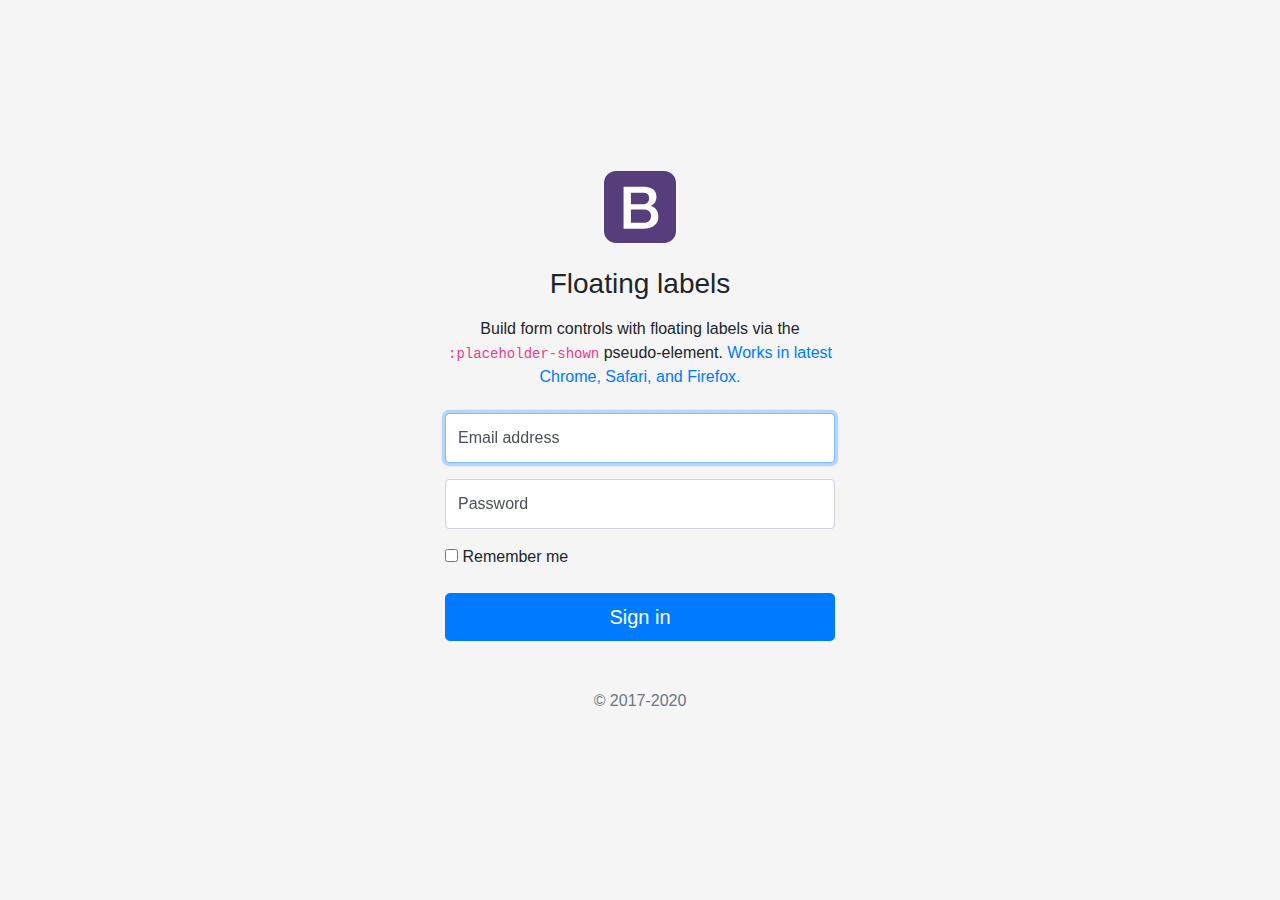
<file: bootstrap-4.5.0-examples/floating-labels/index.html>
<!doctype html>
<html lang="en">
  <head>
    <meta charset="utf-8">
    <meta name="viewport" content="width=device-width, initial-scale=1, shrink-to-fit=no">
    <meta name="description" content="">
    <meta name="author" content="Mark Otto, Jacob Thornton, and Bootstrap contributors">
    <meta name="generator" content="Jekyll v4.0.1">
    <title>Floating labels example · Bootstrap</title>

    <link rel="canonical" href="https://getbootstrap.com/docs/4.5/examples/floating-labels/">

    <!-- Bootstrap core CSS -->
<link href="../assets/dist/css/bootstrap.css" rel="stylesheet">

    <style>
      .bd-placeholder-img {
        font-size: 1.125rem;
        text-anchor: middle;
        -webkit-user-select: none;
        -moz-user-select: none;
        -ms-user-select: none;
        user-select: none;
      }

      @media (min-width: 768px) {
        .bd-placeholder-img-lg {
          font-size: 3.5rem;
        }
      }
    </style>
    <!-- Custom styles for this template -->
    <link href="floating-labels.css" rel="stylesheet">
  </head>
  <body>
    <form class="form-signin">
  <div class="text-center mb-4">
    <img class="mb-4" src="../assets/brand/bootstrap-solid.svg" alt="" width="72" height="72">
    <h1 class="h3 mb-3 font-weight-normal">Floating labels</h1>
    <p>Build form controls with floating labels via the <code>:placeholder-shown</code> pseudo-element. <a href="https://caniuse.com/#feat=css-placeholder-shown">Works in latest Chrome, Safari, and Firefox.</a></p>
  </div>

  <div class="form-label-group">
    <input type="email" id="inputEmail" class="form-control" placeholder="Email address" required autofocus>
    <label for="inputEmail">Email address</label>
  </div>

  <div class="form-label-group">
    <input type="password" id="inputPassword" class="form-control" placeholder="Password" required>
    <label for="inputPassword">Password</label>
  </div>

  <div class="checkbox mb-3">
    <label>
      <input type="checkbox" value="remember-me"> Remember me
    </label>
  </div>
  <button class="btn btn-lg btn-primary btn-block" type="submit">Sign in</button>
  <p class="mt-5 mb-3 text-muted text-center">&copy; 2017-2020</p>
</form>
</body>
</html>
</file>
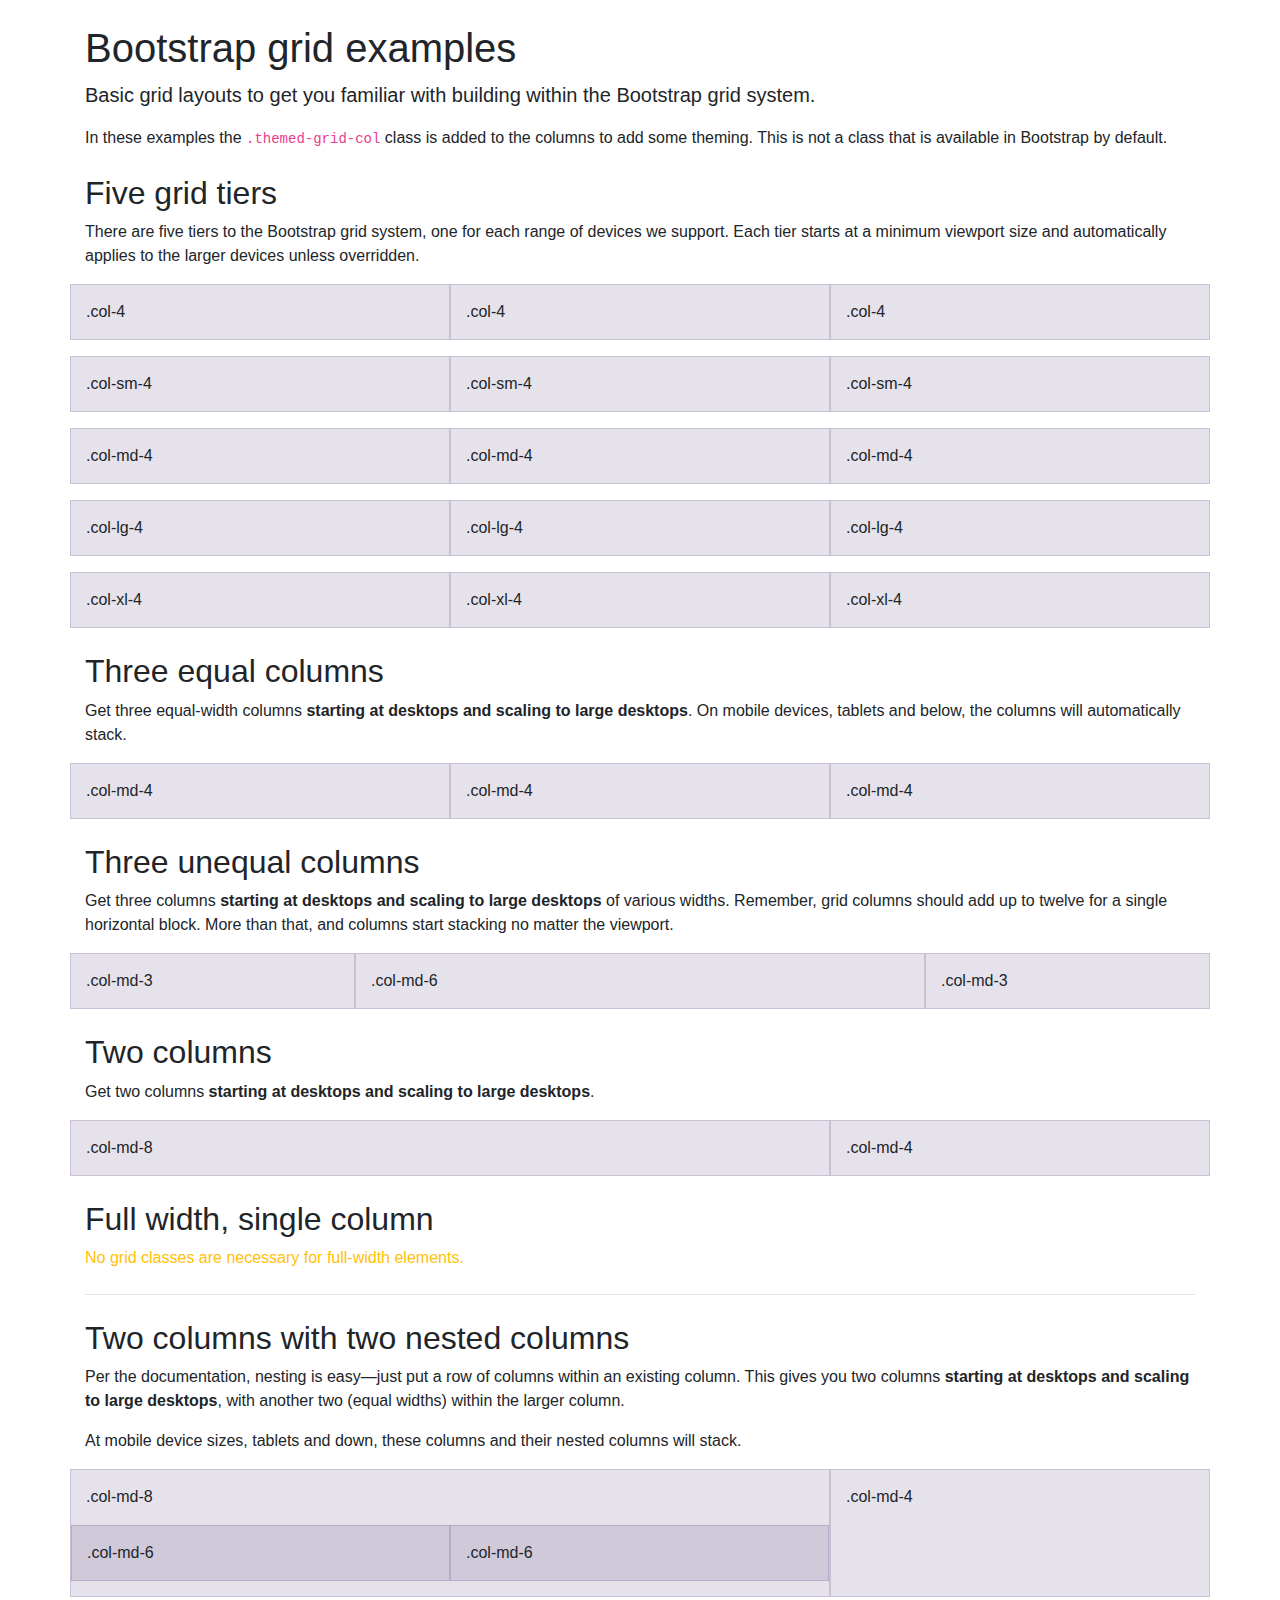
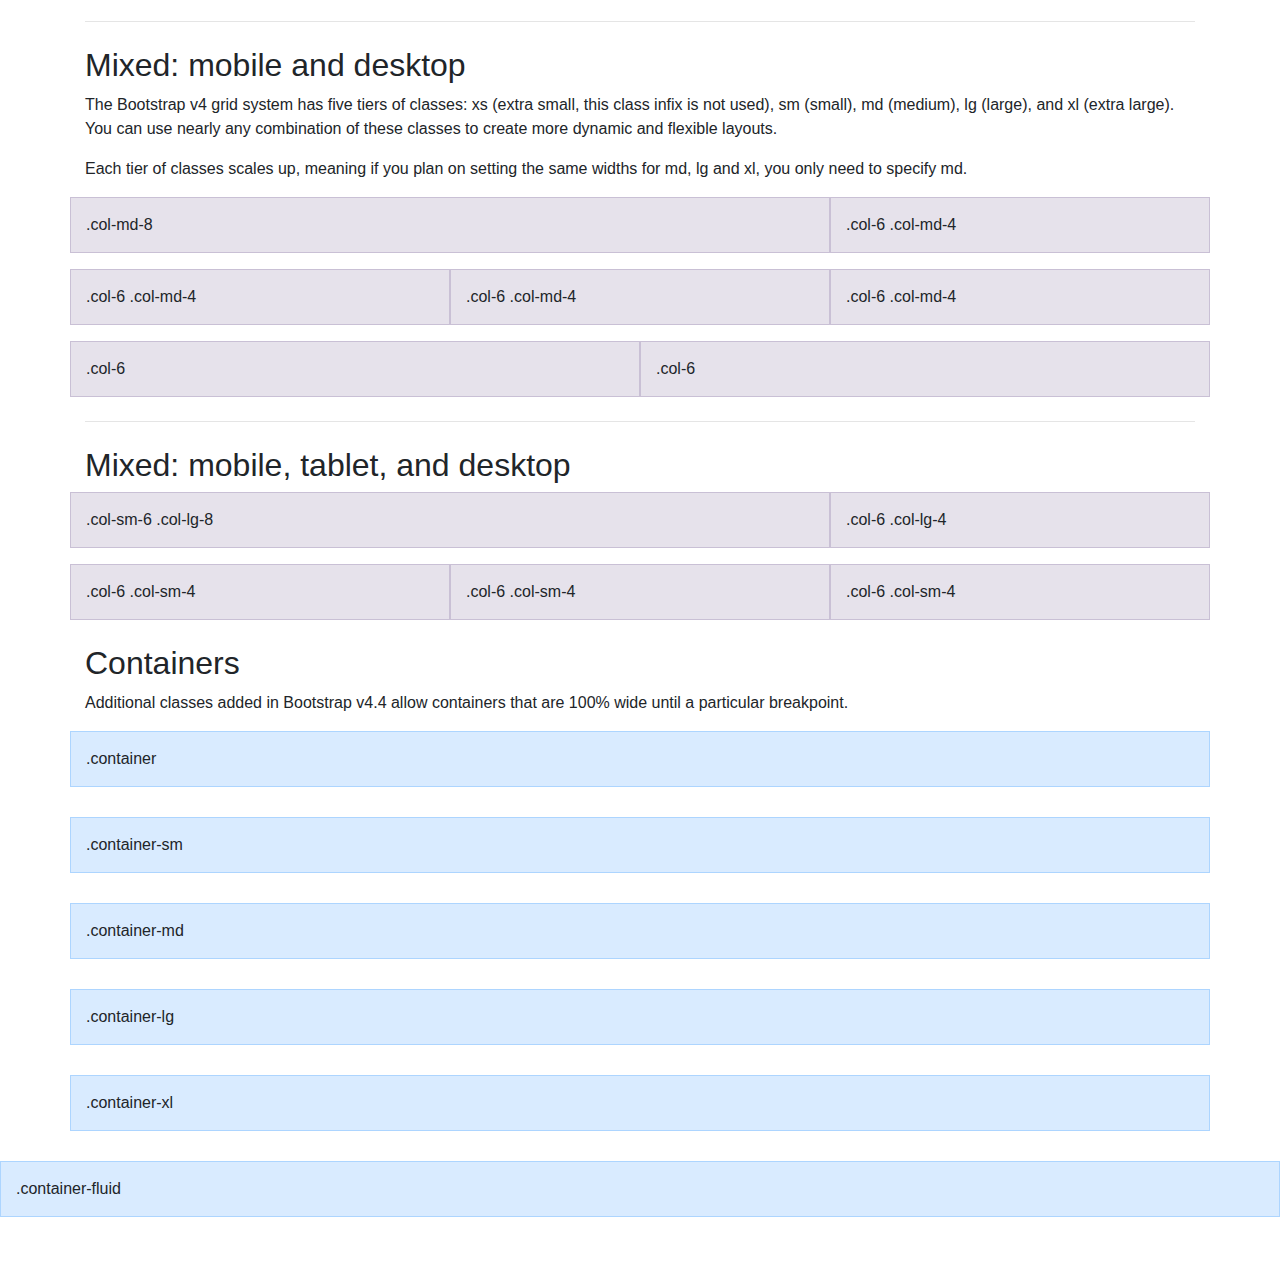
<file: bootstrap-4.5.0-examples/grid/index.html>
<!doctype html>
<html lang="en">
  <head>
    <meta charset="utf-8">
    <meta name="viewport" content="width=device-width, initial-scale=1, shrink-to-fit=no">
    <meta name="description" content="">
    <meta name="author" content="Mark Otto, Jacob Thornton, and Bootstrap contributors">
    <meta name="generator" content="Jekyll v4.0.1">
    <title>Grid Template · Bootstrap</title>

    <link rel="canonical" href="https://getbootstrap.com/docs/4.5/examples/grid/">

    <!-- Bootstrap core CSS -->
<link href="../assets/dist/css/bootstrap.css" rel="stylesheet">

    <style>
      .bd-placeholder-img {
        font-size: 1.125rem;
        text-anchor: middle;
        -webkit-user-select: none;
        -moz-user-select: none;
        -ms-user-select: none;
        user-select: none;
      }

      @media (min-width: 768px) {
        .bd-placeholder-img-lg {
          font-size: 3.5rem;
        }
      }
    </style>
    <!-- Custom styles for this template -->
    <link href="grid.css" rel="stylesheet">
  </head>
  <body class="py-4">
    <div class="container">

  <h1>Bootstrap grid examples</h1>
  <p class="lead">Basic grid layouts to get you familiar with building within the Bootstrap grid system.</p>
  <p>In these examples the <code>.themed-grid-col</code> class is added to the columns to add some theming. This is not a class that is available in Bootstrap by default.</p>

  <h2 class="mt-4">Five grid tiers</h2>
  <p>There are five tiers to the Bootstrap grid system, one for each range of devices we support. Each tier starts at a minimum viewport size and automatically applies to the larger devices unless overridden.</p>

  <div class="row mb-3">
    <div class="col-4 themed-grid-col">.col-4</div>
    <div class="col-4 themed-grid-col">.col-4</div>
    <div class="col-4 themed-grid-col">.col-4</div>
  </div>

  <div class="row mb-3">
    <div class="col-sm-4 themed-grid-col">.col-sm-4</div>
    <div class="col-sm-4 themed-grid-col">.col-sm-4</div>
    <div class="col-sm-4 themed-grid-col">.col-sm-4</div>
  </div>

  <div class="row mb-3">
    <div class="col-md-4 themed-grid-col">.col-md-4</div>
    <div class="col-md-4 themed-grid-col">.col-md-4</div>
    <div class="col-md-4 themed-grid-col">.col-md-4</div>
  </div>

  <div class="row mb-3">
    <div class="col-lg-4 themed-grid-col">.col-lg-4</div>
    <div class="col-lg-4 themed-grid-col">.col-lg-4</div>
    <div class="col-lg-4 themed-grid-col">.col-lg-4</div>
  </div>

  <div class="row mb-3">
    <div class="col-xl-4 themed-grid-col">.col-xl-4</div>
    <div class="col-xl-4 themed-grid-col">.col-xl-4</div>
    <div class="col-xl-4 themed-grid-col">.col-xl-4</div>
  </div>

  <h2 class="mt-4">Three equal columns</h2>
  <p>Get three equal-width columns <strong>starting at desktops and scaling to large desktops</strong>. On mobile devices, tablets and below, the columns will automatically stack.</p>
  <div class="row mb-3">
    <div class="col-md-4 themed-grid-col">.col-md-4</div>
    <div class="col-md-4 themed-grid-col">.col-md-4</div>
    <div class="col-md-4 themed-grid-col">.col-md-4</div>
  </div>

  <h2 class="mt-4">Three unequal columns</h2>
  <p>Get three columns <strong>starting at desktops and scaling to large desktops</strong> of various widths. Remember, grid columns should add up to twelve for a single horizontal block. More than that, and columns start stacking no matter the viewport.</p>
  <div class="row mb-3">
    <div class="col-md-3 themed-grid-col">.col-md-3</div>
    <div class="col-md-6 themed-grid-col">.col-md-6</div>
    <div class="col-md-3 themed-grid-col">.col-md-3</div>
  </div>

  <h2 class="mt-4">Two columns</h2>
  <p>Get two columns <strong>starting at desktops and scaling to large desktops</strong>.</p>
  <div class="row mb-3">
    <div class="col-md-8 themed-grid-col">.col-md-8</div>
    <div class="col-md-4 themed-grid-col">.col-md-4</div>
  </div>

  <h2 class="mt-4">Full width, single column</h2>
  <p class="text-warning">
    No grid classes are necessary for full-width elements.
  </p>

  <hr class="my-4">

  <h2 class="mt-4">Two columns with two nested columns</h2>
  <p>Per the documentation, nesting is easy—just put a row of columns within an existing column. This gives you two columns <strong>starting at desktops and scaling to large desktops</strong>, with another two (equal widths) within the larger column.</p>
  <p>At mobile device sizes, tablets and down, these columns and their nested columns will stack.</p>
  <div class="row mb-3">
    <div class="col-md-8 themed-grid-col">
      <div class="pb-3">
        .col-md-8
      </div>
      <div class="row">
        <div class="col-md-6 themed-grid-col">.col-md-6</div>
        <div class="col-md-6 themed-grid-col">.col-md-6</div>
      </div>
    </div>
    <div class="col-md-4 themed-grid-col">.col-md-4</div>
  </div>

  <hr class="my-4">

  <h2 class="mt-4">Mixed: mobile and desktop</h2>
  <p>The Bootstrap v4 grid system has five tiers of classes: xs (extra small, this class infix is not used), sm (small), md (medium), lg (large), and xl (extra large). You can use nearly any combination of these classes to create more dynamic and flexible layouts.</p>
  <p>Each tier of classes scales up, meaning if you plan on setting the same widths for md, lg and xl, you only need to specify md.</p>
  <div class="row mb-3">
    <div class="col-md-8 themed-grid-col">.col-md-8</div>
    <div class="col-6 col-md-4 themed-grid-col">.col-6 .col-md-4</div>
  </div>
  <div class="row mb-3">
    <div class="col-6 col-md-4 themed-grid-col">.col-6 .col-md-4</div>
    <div class="col-6 col-md-4 themed-grid-col">.col-6 .col-md-4</div>
    <div class="col-6 col-md-4 themed-grid-col">.col-6 .col-md-4</div>
  </div>
  <div class="row mb-3">
    <div class="col-6 themed-grid-col">.col-6</div>
    <div class="col-6 themed-grid-col">.col-6</div>
  </div>

  <hr class="my-4">

  <h2 class="mt-4">Mixed: mobile, tablet, and desktop</h2>
  <div class="row mb-3">
    <div class="col-sm-6 col-lg-8 themed-grid-col">.col-sm-6 .col-lg-8</div>
    <div class="col-6 col-lg-4 themed-grid-col">.col-6 .col-lg-4</div>
  </div>
  <div class="row mb-3">
    <div class="col-6 col-sm-4 themed-grid-col">.col-6 .col-sm-4</div>
    <div class="col-6 col-sm-4 themed-grid-col">.col-6 .col-sm-4</div>
    <div class="col-6 col-sm-4 themed-grid-col">.col-6 .col-sm-4</div>
  </div>

</div>

<div class="container" id="containers">
  <h2 class="mt-4">Containers</h2>
  <p>Additional classes added in Bootstrap v4.4 allow containers that are 100% wide until a particular breakpoint.</p>
</div>

<div class="container themed-container">.container</div>
<div class="container-sm themed-container">.container-sm</div>
<div class="container-md themed-container">.container-md</div>
<div class="container-lg themed-container">.container-lg</div>
<div class="container-xl themed-container">.container-xl</div>
<div class="container-fluid themed-container">.container-fluid</div>
</body>
</html>
</file>
<file: bootstrap-4.5.0-examples/blog/blog.css>
/* stylelint-disable selector-list-comma-newline-after */

.blog-header {
  line-height: 1;
  border-bottom: 1px solid #e5e5e5;
}

.blog-header-logo {
  font-family: "Playfair Display", Georgia, "Times New Roman", serif;
  font-size: 2.25rem;
}

.blog-header-logo:hover {
  text-decoration: none;
}

h1, h2, h3, h4, h5, h6 {
  font-family: "Playfair Display", Georgia, "Times New Roman", serif;
}

.display-4 {
  font-size: 2.5rem;
}
@media (min-width: 768px) {
  .display-4 {
    font-size: 3rem;
  }
}

.nav-scroller {
  position: relative;
  z-index: 2;
  height: 2.75rem;
  overflow-y: hidden;
}

.nav-scroller .nav {
  display: -ms-flexbox;
  display: flex;
  -ms-flex-wrap: nowrap;
  flex-wrap: nowrap;
  padding-bottom: 1rem;
  margin-top: -1px;
  overflow-x: auto;
  text-align: center;
  white-space: nowrap;
  -webkit-overflow-scrolling: touch;
}

.nav-scroller .nav-link {
  padding-top: .75rem;
  padding-bottom: .75rem;
  font-size: .875rem;
}

.card-img-right {
  height: 100%;
  border-radius: 0 3px 3px 0;
}

.flex-auto {
  -ms-flex: 0 0 auto;
  flex: 0 0 auto;
}

.h-250 { height: 250px; }
@media (min-width: 768px) {
  .h-md-250 { height: 250px; }
}

/* Pagination */
.blog-pagination {
  margin-bottom: 4rem;
}
.blog-pagination > .btn {
  border-radius: 2rem;
}

/*
 * Blog posts
 */
.blog-post {
  margin-bottom: 4rem;
}
.blog-post-title {
  margin-bottom: .25rem;
  font-size: 2.5rem;
}
.blog-post-meta {
  margin-bottom: 1.25rem;
  color: #999;
}

/*
 * Footer
 */
.blog-footer {
  padding: 2.5rem 0;
  color: #999;
  text-align: center;
  background-color: #f9f9f9;
  border-top: .05rem solid #e5e5e5;
}
.blog-footer p:last-child {
  margin-bottom: 0;
}
</file>
<file: bootstrap-4.5.0-examples/cover/cover.css>
/*
 * Globals
 */

/* Links */
a,
a:focus,
a:hover {
  color: #fff;
}

/* Custom default button */
.btn-secondary,
.btn-secondary:hover,
.btn-secondary:focus {
  color: #333;
  text-shadow: none; /* Prevent inheritance from `body` */
  background-color: #fff;
  border: .05rem solid #fff;
}


/*
 * Base structure
 */

html,
body {
  height: 100%;
  background-color: #333;
}

body {
  display: -ms-flexbox;
  display: flex;
  color: #fff;
  text-shadow: 0 .05rem .1rem rgba(0, 0, 0, .5);
  box-shadow: inset 0 0 5rem rgba(0, 0, 0, .5);
}

.cover-container {
  max-width: 42em;
}


/*
 * Header
 */
.masthead {
  margin-bottom: 2rem;
}

.masthead-brand {
  margin-bottom: 0;
}

.nav-masthead .nav-link {
  padding: .25rem 0;
  font-weight: 700;
  color: rgba(255, 255, 255, .5);
  background-color: transparent;
  border-bottom: .25rem solid transparent;
}

.nav-masthead .nav-link:hover,
.nav-masthead .nav-link:focus {
  border-bottom-color: rgba(255, 255, 255, .25);
}

.nav-masthead .nav-link + .nav-link {
  margin-left: 1rem;
}

.nav-masthead .active {
  color: #fff;
  border-bottom-color: #fff;
}

@media (min-width: 48em) {
  .masthead-brand {
    float: left;
  }
  .nav-masthead {
    float: right;
  }
}


/*
 * Cover
 */
.cover {
  padding: 0 1.5rem;
}
.cover .btn-lg {
  padding: .75rem 1.25rem;
  font-weight: 700;
}


/*
 * Footer
 */
.mastfoot {
  color: rgba(255, 255, 255, .5);
}
</file>
<file: bootstrap-4.5.0-examples/floating-labels/floating-labels.css>
html,
body {
  height: 100%;
}

body {
  display: -ms-flexbox;
  display: flex;
  -ms-flex-align: center;
  align-items: center;
  padding-top: 40px;
  padding-bottom: 40px;
  background-color: #f5f5f5;
}

.form-signin {
  width: 100%;
  max-width: 420px;
  padding: 15px;
  margin: auto;
}

.form-label-group {
  position: relative;
  margin-bottom: 1rem;
}

.form-label-group > input,
.form-label-group > label {
  height: 3.125rem;
  padding: .75rem;
}

.form-label-group > label {
  position: absolute;
  top: 0;
  left: 0;
  display: block;
  width: 100%;
  margin-bottom: 0; /* Override default `<label>` margin */
  line-height: 1.5;
  color: #495057;
  pointer-events: none;
  cursor: text; /* Match the input under the label */
  border: 1px solid transparent;
  border-radius: .25rem;
  transition: all .1s ease-in-out;
}

.form-label-group input::-webkit-input-placeholder {
  color: transparent;
}

.form-label-group input:-ms-input-placeholder {
  color: transparent;
}

.form-label-group input::-ms-input-placeholder {
  color: transparent;
}

.form-label-group input::-moz-placeholder {
  color: transparent;
}

.form-label-group input::placeholder {
  color: transparent;
}

.form-label-group input:not(:placeholder-shown) {
  padding-top: 1.25rem;
  padding-bottom: .25rem;
}

.form-label-group input:not(:placeholder-shown) ~ label {
  padding-top: .25rem;
  padding-bottom: .25rem;
  font-size: 12px;
  color: #777;
}

/* Fallback for Edge
-------------------------------------------------- */
@supports (-ms-ime-align: auto) {
  .form-label-group > label {
    display: none;
  }
  .form-label-group input::-ms-input-placeholder {
    color: #777;
  }
}

/* Fallback for IE
-------------------------------------------------- */
@media all and (-ms-high-contrast: none), (-ms-high-contrast: active) {
  .form-label-group > label {
    display: none;
  }
  .form-label-group input:-ms-input-placeholder {
    color: #777;
  }
}
</file>
<file: bootstrap-4.5.0-examples/grid/grid.css>
.themed-grid-col {
  padding-top: 15px;
  padding-bottom: 15px;
  background-color: rgba(86, 61, 124, .15);
  border: 1px solid rgba(86, 61, 124, .2);
}

.themed-container {
  padding: 15px;
  margin-bottom: 30px;
  background-color: rgba(0, 123, 255, .15);
  border: 1px solid rgba(0, 123, 255, .2);
}
</file>
